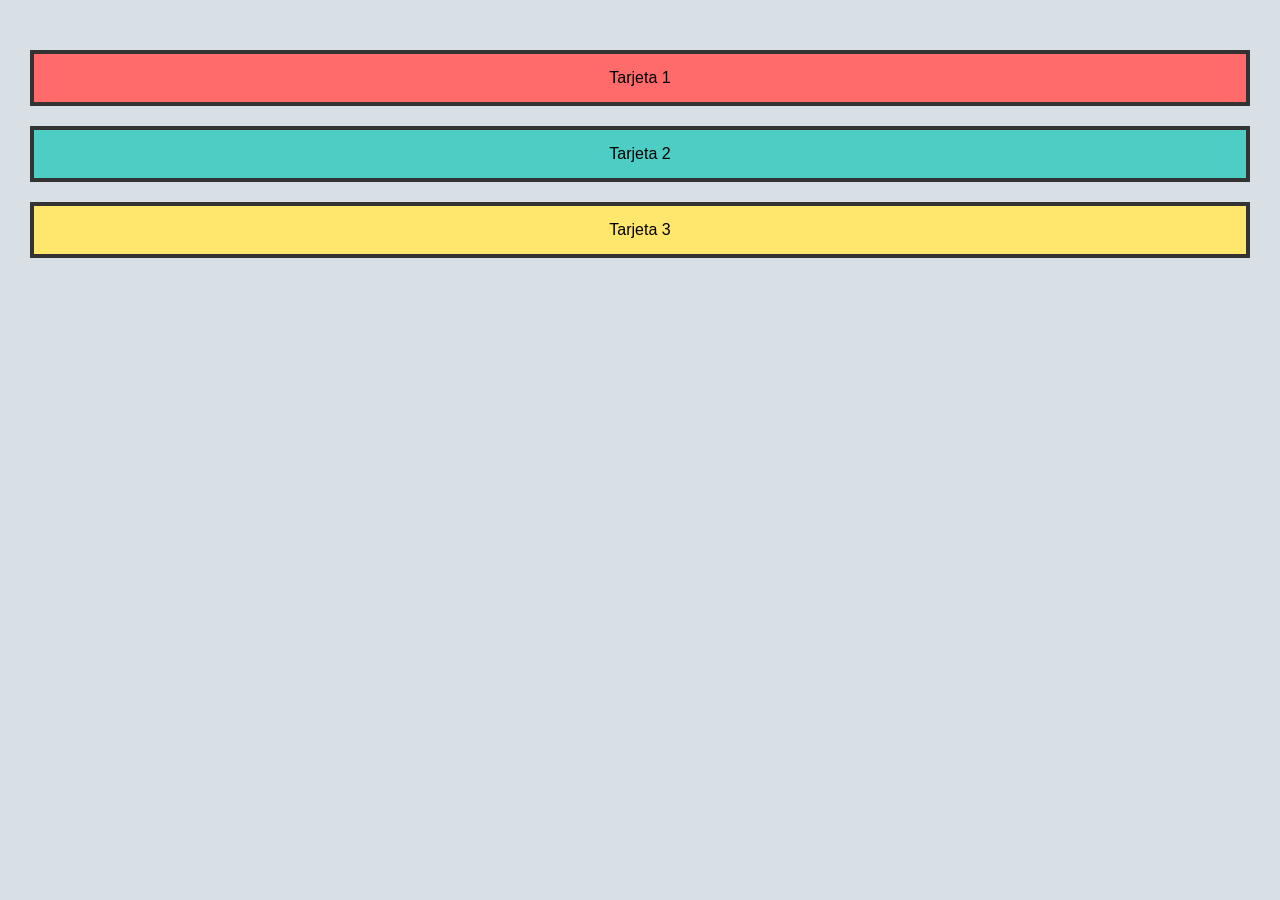
<file: tps/trabajo-practico-1/index.html>
<!DOCTYPE html>
<html lang="es">
  <head>
    <meta charset="UTF-8">
    <meta name="viewport" content="width=device-width, initial-scale=1.0">
    <title>Trabajo Práctico - Tarjetas y Box Model</title>
    <link rel="stylesheet" href="styles.css">
  </head>
  <body>
    <section class="section-1">
      <div class="tarjeta tarjeta-1">
        <p>
          Tarjeta 1
        </p>
      </div>
      <div class="tarjeta tarjeta-2">
        <p>
          Tarjeta 2
        </p>
      </div>
      <div class="tarjeta tarjeta-3">
        <p>
          Tarjeta 3
        </p>
      </div>
    </section>
  </body>
</html>
</file>
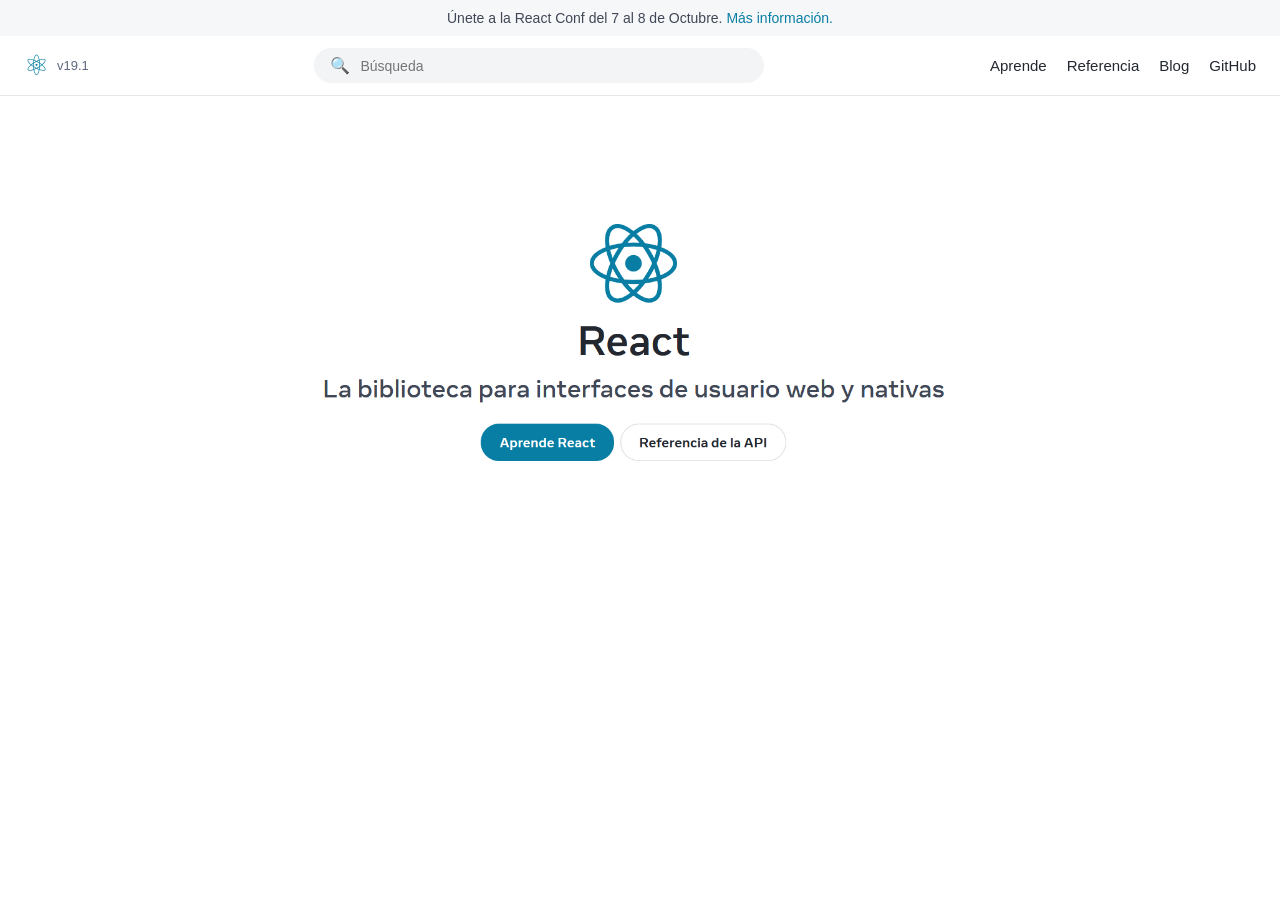
<file: tps/trabajo-practico-2/index.html>
<!DOCTYPE html>
<html lang="es">
  <head>
    <meta charset="UTF-8">
    <meta name="viewport" content="width=device-width, initial-scale=1.0">
    <title>React - Réplica de Navbar</title>
    <link rel="stylesheet" href="styles.css">
  </head>
  <body>
    <div class="top-banner">
      <p>
        Únete a la React Conf del 7 al 8 de Octubre. <a href="https://react.dev" target="_blank" rel="noopener noreferrer">Más información.</a>
      </p>
    </div>
    <header>
      <nav class="navbar">
        <div class="logo-container">
          <span class="logo-icon">⚛</span>
          <span class="logo-version">v19.1</span>
        </div>
        <div class="search-bar">
          <span class="search-icon">🔍</span>
          <input type="text" placeholder="Búsqueda" readonly>
        </div>
        <ul class="nav-links">
          <li>
            <a href="#aprende">Aprende</a>
          </li>
          <li>
            <a href="#referencia">Referencia</a>
          </li>
          <li>
            <a href="https://react.dev/blog" target="_blank" rel="noopener noreferrer">Blog</a>
          </li>
          <li>
            <a href="https://github.com/facebook/react" target="_blank" rel="noopener noreferrer">GitHub</a>
          </li>
        </ul>
      </nav>
    </header>
    <main class="hero">
      <img src="Imagen-React.png" alt="React Hero Section" class="hero-img">
    </main>
  </body>
</html>
</file>
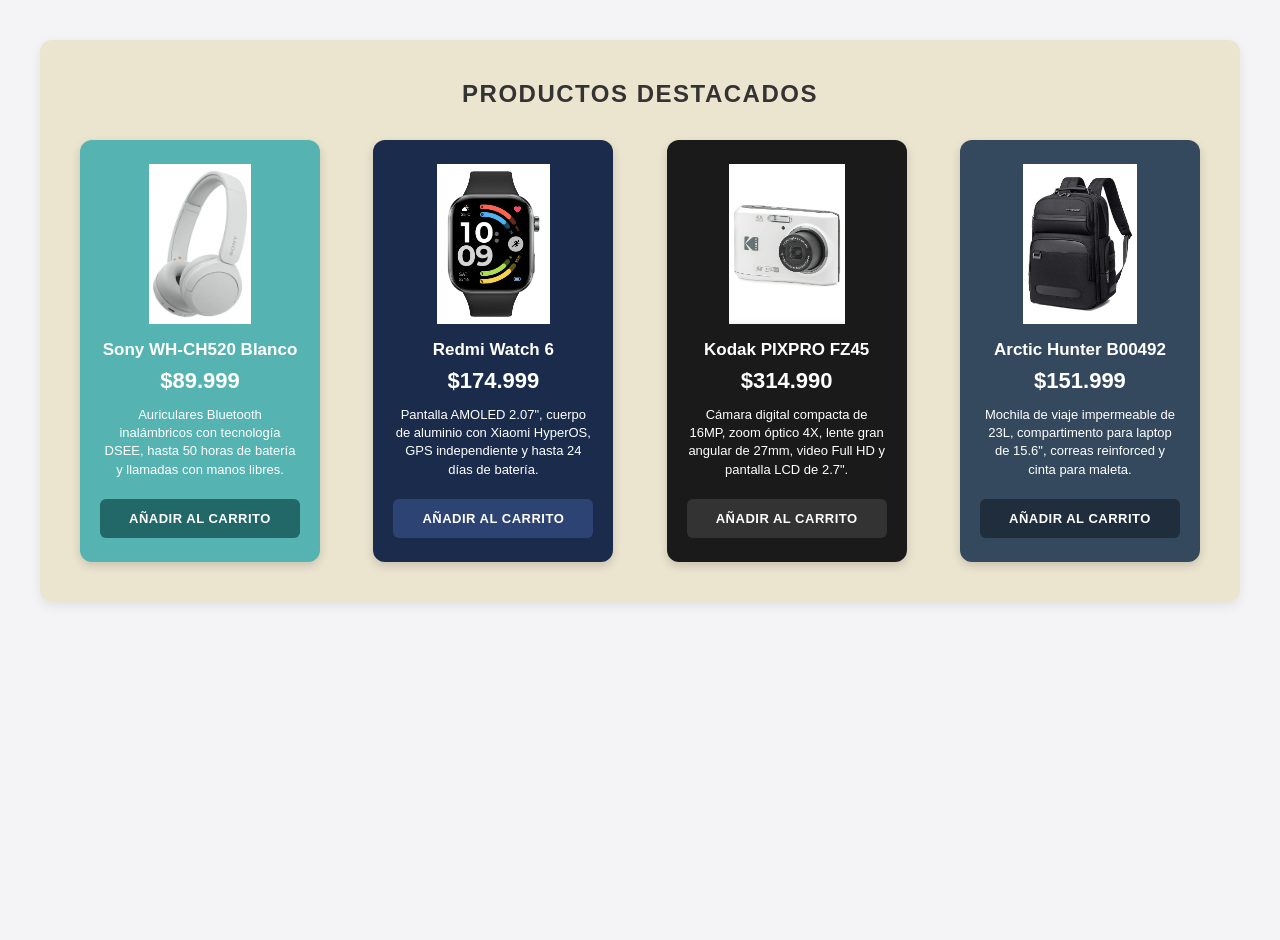
<file: tps/trabajo-practico-3/index.html>
<!DOCTYPE html>
<html lang="es">
  <head>
    <meta charset="UTF-8">
    <meta name="viewport" content="width=device-width, initial-scale=1.0">
    <title>E-SHOP - Productos Destacados</title>
    <link rel="stylesheet" href="styles.css">
  </head>
  <body>
    <!-- Contenedor principal que envuelve todo el catálogo -->
    <main class="main-container">
      <!-- Encabezado o título principal de la sección -->
      <h1 class="section-title">
        PRODUCTOS DESTACADOS
      </h1>
      <!-- Contenedor Flexbox para estructurar las tarjetas -->
      <div class="products-flex">
        <!-- Comentario informativo de la tarjeta 1 -->
        <!-- Tarjeta 1: Auriculares Sony WH-CH520 -->
        <!-- Tarjeta individual con estilo turquesa -->
        <article class="product-card card-turquoise">
          <!-- Contenedor para la imagen del producto -->
          <div class="card-image-container">
            <!-- Imagen de los auriculares con texto alternativo -->
            <img src="auriculares_sony.png" alt="Auriculares Sony WH-CH520 Blanco" class="product-image">
            <!-- Cierre del contenedor de la imagen -->
          </div>
          <!-- Título o nombre del producto -->
          <h2 class="product-title">
            Sony WH-CH520 Blanco
          </h2>
          <!-- Muestra el precio del producto -->
          <div class="product-price">
            $89.999
          </div>
          <!-- Párrafo con la descripción detallada -->
          <p class="product-description">
            <!-- Texto descriptivo del producto -->
            Auriculares Bluetooth inalámbricos con tecnología DSEE, hasta 50 horas de batería y llamadas con manos libres.
            <!-- Cierre del párrafo descriptivo -->
          </p>
          <!-- Botón interactivo de compra -->
          <button class="add-to-cart-btn">
            AÑADIR AL CARRITO
          </button>
          <!-- Cierre de la tarjeta 1 -->
        </article>
        <!-- Comentario informativo de la tarjeta 2 -->
        <!-- Tarjeta 2: Redmi Watch 6 -->
        <!-- Tarjeta individual con estilo azul marino -->
        <article class="product-card card-navy">
          <!-- Contenedor para la imagen del producto -->
          <div class="card-image-container">
            <!-- Imagen del reloj inteligente -->
            <img src="redmi_watch_6.png" alt="Smartwatch Redmi Watch 6" class="product-image">
            <!-- Cierre del contenedor de la imagen -->
          </div>
          <!-- Nombre del producto -->
          <h2 class="product-title">
            Redmi Watch 6
          </h2>
          <!-- Precio del producto -->
          <div class="product-price">
            $174.999
          </div>
          <!-- Párrafo descriptivo de características -->
          <p class="product-description">
            <!-- Especificaciones del reloj -->
            Pantalla AMOLED 2.07", cuerpo de aluminio con Xiaomi HyperOS, GPS independiente y hasta 24 días de batería.
            <!-- Cierre del párrafo -->
          </p>
          <!-- Botón de interacción para agregar al carrito -->
          <button class="add-to-cart-btn">
            AÑADIR AL CARRITO
          </button>
          <!-- Cierre de la tarjeta 2 -->
        </article>
        <!-- Comentario informativo de la tarjeta 3 -->
        <!-- Tarjeta 3: Cámara Kodak PIXPRO FZ45 -->
        <!-- Tarjeta individual con estilo gris oscuro/negro -->
        <article class="product-card card-black">
          <!-- Contenedor para la imagen -->
          <div class="card-image-container">
            <!-- Imagen de la cámara -->
            <img src="camara_kodak.png" alt="Cámara Digital Kodak PIXPRO FZ45" class="product-image">
            <!-- Cierre del contenedor de imagen -->
          </div>
          <!-- Nombre comercial del producto -->
          <h2 class="product-title">
            Kodak PIXPRO FZ45
          </h2>
          <!-- Precio destacado de la cámara -->
          <div class="product-price">
            $314.990
          </div>
          <!-- Descripción del producto -->
          <p class="product-description">
            <!-- Resumen técnico del producto -->
            Cámara digital compacta de 16MP, zoom óptico 4X, lente gran angular de 27mm, video Full HD y pantalla LCD de 2.7".
            <!-- Cierre del párrafo de descripción -->
          </p>
          <!-- Botón para agregar al carrito -->
          <button class="add-to-cart-btn">
            AÑADIR AL CARRITO
          </button>
          <!-- Cierre de la tarjeta 3 -->
        </article>
        <!-- Comentario informativo de la tarjeta 4 -->
        <!-- Tarjeta 4: Mochila de Viaje Arctic Hunter -->
        <!-- Tarjeta individual con estilo gris carbón -->
        <article class="product-card card-charcoal">
          <!-- Contenedor para la imagen de la mochila -->
          <div class="card-image-container">
            <!-- Imagen de la mochila de viajes -->
            <img src="mochila.png" alt="Mochila para viajes Arctic Hunter" class="product-image">
            <!-- Cierre del contenedor de la imagen -->
          </div>
          <!-- Modelo y marca del producto -->
          <h2 class="product-title">
            Arctic Hunter B00492
          </h2>
          <!-- Precio de la mochila -->
          <div class="product-price">
            $151.999
          </div>
          <!-- Párrafo con los detalles del producto -->
          <p class="product-description">
            Mochila de viaje impermeable de 23L, compartimento para laptop de 15.6", correas reinforced y cinta para maleta.
          </p>
          <!-- Botón para agregar al carrito -->
          <button class="add-to-cart-btn">
            AÑADIR AL CARRITO
          </button>
        </article>
      </div>
    </main>
  </body>
</html>
</file>
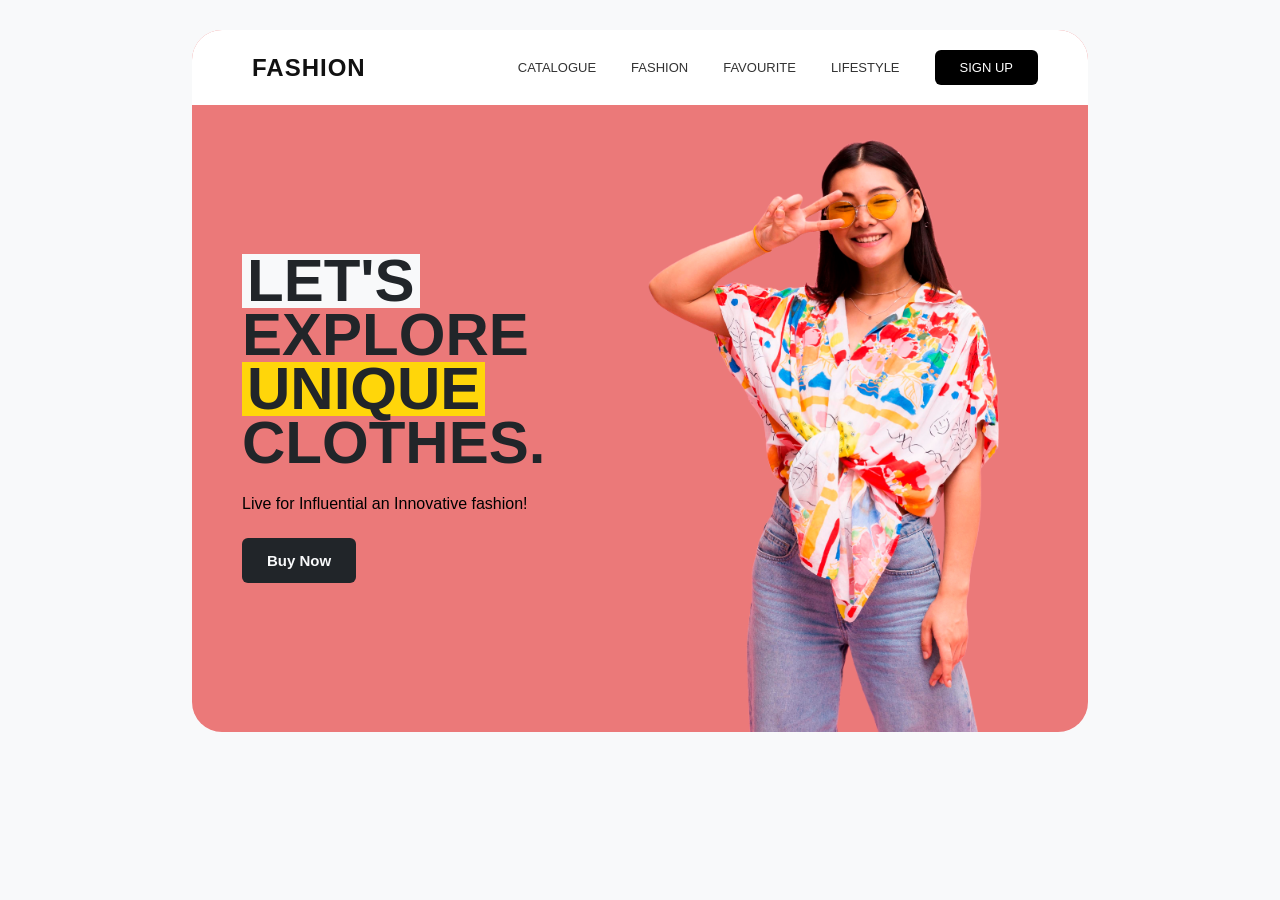
<file: tps/trabajo-practico-5/index.html>
<!DOCTYPE html>
<html lang="en">
  <head>
    <meta charset="UTF-8">
    <meta name="viewport" content="width=device-width, initial-scale=1.0">
    <title>Document</title>
    <link rel="stylesheet" href="styles.css">
  </head>
  <body>
    <main class="container">
      <header class="navbar-container">
        <!-- SECCIÓN DEL LOGOTIPO -->
        <div class="logo">
          <!-- Etiqueta <i> que renderiza el ícono de la bolsa de compras de Font Awesome -->
          <i class="fa-solid fa-bag-shopping"></i> FASHION
        </div>
        <!-- SECCIÓN DE ENLACES DE NAVEGACIÓN -->
        <!-- Usamos la etiqueta
        <nav>
          para agrupar los links principales del sitio -->
          <nav class="nav-links">
            <a href="#catalogue">CATALOGUE</a>
            <a href="#fashion">FASHION</a>
            <a href="#favourite">FAVOURITE</a>
            <a href="#lifestyle">LIFESTYLE</a>
            <!-- El último enlace se transformará automáticamente en botón mediante CSS (:last-child) -->
            <a href="#signup">SIGN UP</a>
          </nav>
        </header>
        <!-- MITAD DEL TEXTO -->
        <article class="cjp">
          <h1>
            <span class="resalt-lets">LET'S</span><br>
            EXPLORE<br>
            <span class="resalt-unique">UNIQUE</span><br>
            CLOTHES.
          </h1>
          <p>
            Live for Influential an Innovative fashion!
          </p>
          <button>
            Buy Now
          </button>
        </article>
        <!-- MITAD DE LA IMAGEN -->
        <article class="caraB">
        </article>
      </main>
    </body>
  </html>
</file>
<file: tps/trabajo-practico-1/styles.css>
* {
  margin: 0;
  padding: 0;
  box-sizing: border-box;
}

body {
  /* Fondo con un tono neutro cálido/sobrio */
  background-color: #D8DFE5;
  font-family: Arial, sans-serif;
  padding: 30px;
}

.section-1 {
  width: 100%;
}

/* Estilos base de las tarjetas: ancho total, padding, margen y el mismo borde */
.tarjeta {
  width: 100%;
  padding: 15px;
  margin: 20px 0;
  text-align: center;
  border: 4px solid #333333;
}

/* Colores de fondo individuales para cada tarjeta */
.tarjeta-1 {
  background-color: #FF6B6B;
}

.tarjeta-2 {
  background-color: #4ECDC4;
}

.tarjeta-3 {
  background-color: #FFE66D;
}
</file>
<file: tps/trabajo-practico-2/styles.css>
* {
  margin: 0px;
  padding: 0px;
  box-sizing: border-box;
}

body {
  font-family: -apple-system, BlinkMacSystemFont, "Segoe UI", Roboto, Oxygen, Ubuntu, Cantarell, sans-serif;
  background-color: #ffffff;
  color: #23272f;
}

.top-banner {
  background-color: #f6f7f9;
  text-align: center;
  padding: 10px 0px;
  font-size: 14px;
  color: #404756;
}

.top-banner a {
  color: #087ea4;
  text-decoration: none;
}

.top-banner a:hover {
  text-decoration: underline;
}

.navbar {
  display: flex;
  justify-content: space-between;
  align-items: center;
  padding: 12px 24px;
  border-bottom: 1px solid #e5e7eb;
  background-color: #ffffff;
}

.logo-container {
  display: flex;
  align-items: center;
  gap: 8px;
}

.logo-icon {
  font-size: 28px;
  color: #087ea4;
}

.logo-version {
  font-size: 13px;
  color: #5e687e;
}

.search-bar {
  display: flex;
  align-items: center;
  background-color: #f3f4f6;
  border-radius: 20px;
  padding: 8px 16px;
  gap: 10px;
  width: 450px;
}

.search-bar input {
  border: none;
  background: transparent;
  outline: none;
  width: 100%;
  font-size: 14px;
  color: #404756;
}

.nav-links {
  display: flex;
  list-style: none;
  align-items: center;
  gap: 20px;
}

.nav-links a {
  color: #23272f;
  font-size: 15px;
  text-decoration: none;
  transition: color 0.2s ease;
}

.nav-links a:hover {
  color: #087ea4;
}

.hero {
  display: flex;
  justify-content: center;
  align-items: center;
  padding: 40px 20px;
}

.hero-img {
  max-width: 800px;
  width: 100%;
  height: auto;
}
</file>
<file: tps/trabajo-practico-3/styles.css>
* {
  box-sizing: border-box;
  margin: 0;
  padding: 0;
  font-family: 'Segoe UI', Tahoma, Geneva, Verdana, sans-serif;
}

body {
  background-color: #f4f4f6;
  color: #333333;
  min-height: 100vh;
}

.main-container {
  max-width: 1200px;
  margin: 40px auto;
  background-color: #ebe4cf;
  border-radius: 12px;
  padding: 40px;
  box-shadow: 0px 4px 12px rgba(0, 0, 0, 0.08);
}

.section-title {
  text-align: center;
  font-size: 24px;
  letter-spacing: 1.5px;
  margin-bottom: 32px;
}

.products-flex {
  display: flex;
  flex-direction: row;
  justify-content: space-between;
  align-items: stretch;
  flex-wrap: wrap;
  row-gap: 24px;
}

.product-card {
  width: 240px;
  display: flex;
  flex-direction: column;
  align-items: center;
  text-align: center;
  padding: 24px 20px;
  border-radius: 12px;
  box-shadow: 0px 4px 10px rgba(0, 0, 0, 0.15);
  transition: transform 0.2s ease, box-shadow 0.2s ease;
}

.product-card:hover {
  transform: translateY(-5px);
  box-shadow: 0px 8px 16px rgba(0, 0, 0, 0.2);
}

/* Color Tarjeta 1 (Turquesa) */
.card-turquoise {
  background-color: #55b3b1;
  /* Fondo color turquesa */
  color: #ffffff;
  /* Texto blanco */
}

.card-turquoise .add-to-cart-btn {
  background-color: #236869;
  /* Color base del botón turquesa */
}

.card-turquoise .add-to-cart-btn:hover {
  background-color: #184c4d;
  /* Color del botón al pasar el cursor */
}

/* Color Tarjeta 2 (Azul Marino Oscuro) */
.card-navy {
  background-color: #1a2b4c;
  /* Fondo azul marino */
  color: #ffffff;
  /* Texto blanco */
}

.card-navy .add-to-cart-btn {
  background-color: #2c4373;
  /* Color base del botón azul */
}

.card-navy .add-to-cart-btn:hover {
  background-color: #1e3054;
  /* Color del botón azul al pasar el cursor */
}

/* Color Tarjeta 3 (Negro / Gris Muy Oscuro) */
.card-black {
  background-color: #1a1a1a;
  /* Fondo gris muy oscuro / negro */
  color: #ffffff;
  /* Texto blanco */
}

.card-black .add-to-cart-btn {
  background-color: #333333;
  /* Color base del botón oscuro */
}

.card-black .add-to-cart-btn:hover {
  background-color: #4a4a4a;
  /* Color del botón oscuro al pasar el cursor */
}

/* Color Tarjeta 4 (Gris Carbón / Grafito) */
.card-charcoal {
  background-color: #34495e;
  /* Fondo gris carbón */
  color: #ffffff;
  /* Texto blanco */
}

.card-charcoal .add-to-cart-btn {
  background-color: #1f2d3d;
  /* Color base del botón carbón */
}

.card-charcoal .add-to-cart-btn:hover {
  background-color: #141d27;
  /* Color del botón carbón al pasar el cursor */
}

.card-image-container {
  width: 100%;
  height: 160px;
  display: flex;
  justify-content: center;
  align-items: center;
  margin-bottom: 16px;
}

.product-image {
  max-width: 100%;
  max-height: 100%;
  object-fit: contain;
}

.product-title {
  font-size: 17px;
  font-weight: 700;
  margin-bottom: 8px;
}

.product-price {
  font-size: 22px;
  font-weight: 800;
  margin-bottom: 12px;
}

.product-description {
  font-size: 13px;
  line-height: 1.4;
  margin-bottom: 20px;
  flex-grow: 1;
}

.add-to-cart-btn {
  width: 100%;
  padding: 12px 16px;
  border: none;
  border-radius: 6px;
  color: #ffffff;
  font-weight: 700;
  font-size: 13px;
  letter-spacing: 0.5px;
  cursor: pointer;
  transition: background-color 0.2s ease;
}
</file>
<file: tps/trabajo-practico-5/styles.css>
* {
  margin: 0;
  box-sizing: border-box;
  padding: 0;
}

body {
  font-family: Arial, sans-serif;
  background-color: #f8f9fa;
}

.container {
  width: 70%;
  height: 78dvh;
  margin: 30px auto;
  border-radius: 30px;
  background-color: #eb7979;
  display: grid;
  grid-template-columns: 1fr 1fr;
  grid-template-rows: auto 1fr;
  grid-template-areas: "navbar  navbar"         "cuerpo1 cuerpo2";
  overflow: hidden;
}

.navbar-container {
  grid-area: navbar;
  display: flex;
  border-radius: auto 15px;
  justify-content: space-between;
  align-items: center;
  padding: 20px 50px;
  background-color: #ffffff;
}

.logo {
  font-size: 1.5rem;
  font-weight: 800;
  letter-spacing: 1px;
  display: flex;
  align-items: center;
  gap: 10px;
  color: #111;
}

.logo i {
  font-size: 1.3rem;
  color: #000000;
}

.nav-links {
  display: flex;
  align-items: center;
  gap: 35px;
}

.nav-links a {
  text-decoration: none;
  color: #333;
  font-weight: 500;
  font-size: 13px;
}

.nav-links a:hover {
  color: #e6b800;
}

.nav-links a:last-child {
  background-color: #000000;
  color: #ffffff;
  padding: 10px 25px;
  border-radius: 6px;
}

.nav-links a:last-child:hover {
  background-color: #333333;
  color: #ffffff;
}

.cjp {
  padding: 50px;
  display: flex;
  grid-area: cuerpo1;
  flex-direction: column;
  justify-content: center;
}

.cjp h1 {
  font-size: 60px;
  line-height: 0.90;
  font-weight: 900;
  color: #212529;
}

.resalt-lets {
  display: inline-block;
  background-color: #f8f9fa;
  padding: 0 5px;
}

.resalt-unique {
  display: inline-block;
  background-color: #ffd60a;
  padding: 0 5px;
}

.cjp p {
  margin-top: 25px;
  margin-bottom: 25px;
  font-size: 16px;
}

.cjp button {
  align-self: flex-start;
  padding: 14px 25px;
  border: none;
  border-radius: 6px;
  font-size: 15px;
  font-weight: bold;
  cursor: pointer;
  background-color: #212529;
  color: #f8f9fa;
}

.caraB {
  height: 100%;
  width: 100%;
  background-image: url(img/chica.png.png);
  background-repeat: no-repeat;
  background-size: cover;
  background-position: center;
  grid-area: cuerpo2;
}
</file>
